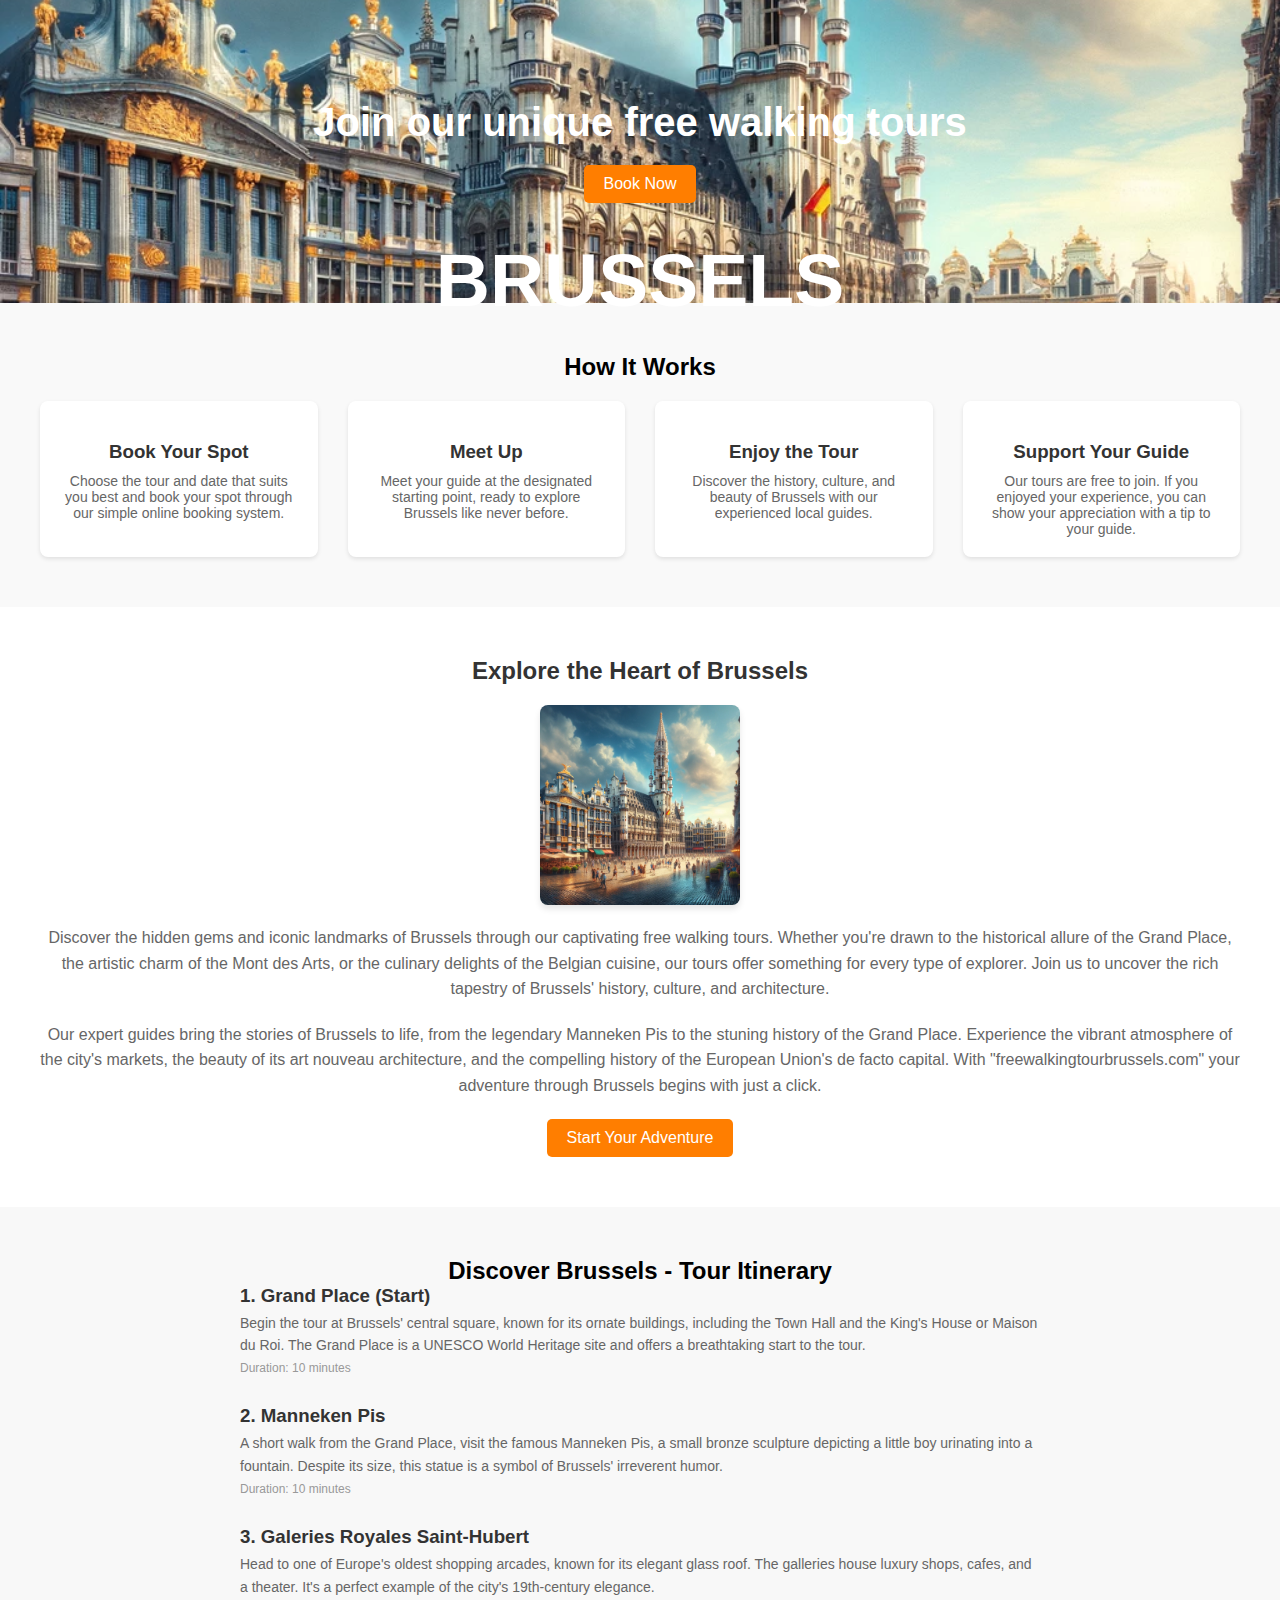
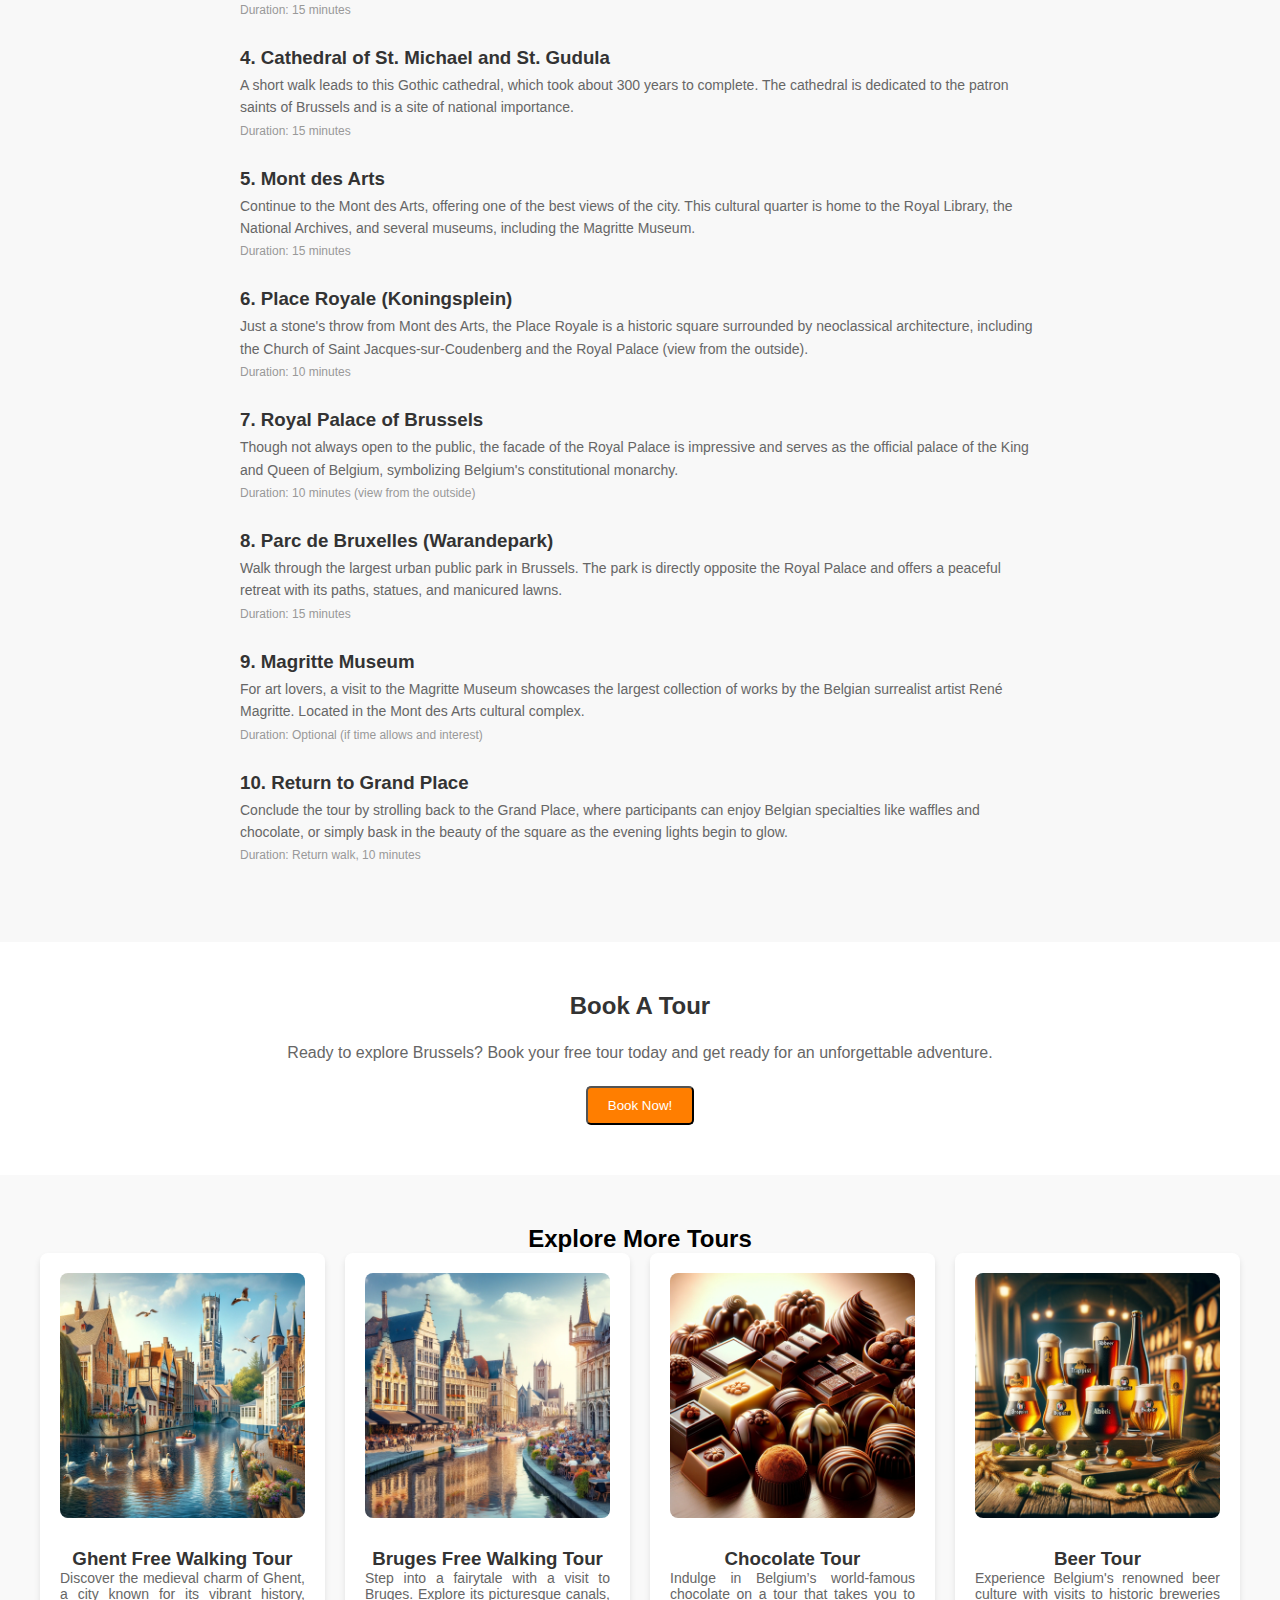
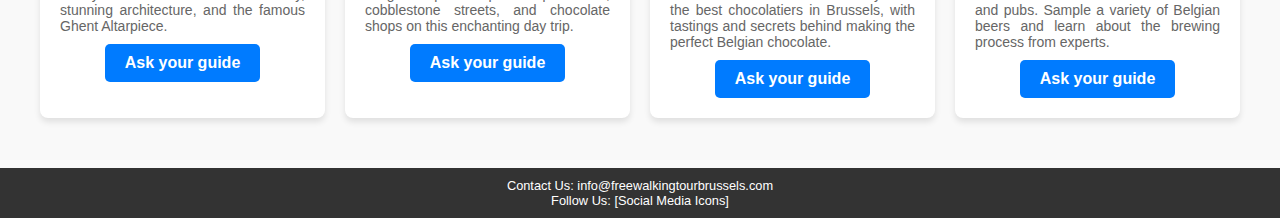
<file: index.html>
<!DOCTYPE html>
<html lang="en">
<head>
    <meta charset="UTF-8">
    <meta name="viewport" content="width=device-width, initial-scale=1.0">
  <!-- Primary Meta Tags -->
<title>Free Walking Tour Brussels | Discover the Heart of the City</title>
<meta name="description" content="Join our free walking tour in Brussels to explore the Grand Place, Manneken Pis, and more with local guides. Dive into the city's rich history and vibrant culture.">
<meta name="keywords" content="free walking tour Brussels, Brussels city tour, Grand Place, Manneken Pis, Brussels sightseeing, discover Brussels, Brussels history tour, Brussels culture tour">

<!-- Open Graph / Facebook -->
<meta property="og:title" content="Free Walking Tour Brussels | Discover the Heart of the City">
<meta property="og:description" content="Join our free walking tour in Brussels to explore the Grand Place, Manneken Pis, and more with local guides. Dive into the city's rich history and vibrant culture.">
<meta property="og:image" content="images/grand-place-background">
<meta property="og:url" content="https://www.freewalkingtourbrussels.com">
<meta property="og:type" content="website">

<!-- Twitter -->
<meta name="twitter:card" content="summary_large_image">
<meta name="twitter:title" content="Free Walking Tour Brussels | Discover the Heart of the City">
<meta name="twitter:description" content="Join our free walking tour in Brussels to explore the Grand Place, Manneken Pis, and more with local guides. Dive into the city's rich history and vibrant culture.">
<meta name="twitter:image" content="URL_to_an_image_showing_Brussels_or_the_tour">


<link rel="stylesheet" href="style.css">
<style>
    header {
    background-image: url('images/brussels-walking-tour.webp');
    background-size: cover;
    background-position: center;
    color: white;
    padding: 100px 0;
    position: relative;   
}
</style>
</head>
<body>
    <header>
        <div class="header-content">
            <h1>Join our unique free walking tours</h1>
            <!--<p>Discover Brussels Like Never Before</p>-->
            <a href="#book" class="cta">Book Now</a>
        </div>
        <div class="cityname"><b>BRUSSELS</b></div>
    </header>

    <!--
    <section id="about" class="info-section">
        <div class="container">
            <img src="images/Manneken-Pis.jpg" alt="Manneken Pis Brussels" class="info-img">
            <div>
                <h2>About The Tours</h2>
                <p>Our tours offer you a deep dive into the heart of Brussels, revealing stories, legends, and landmarks that define the city. Each tour is an opportunity to learn, explore, and make new friends.</p>
                <a href="#book" class="cta">Find Out More</a>
            </div>
        </div>
    </section>
-->
    
    <!--
    <section id="reviews">
        <div class="container">
            <h2>Why People Love us</h2>
            <div class="reviews-container">
                <div class="review-item">
                    <div class="rating">
                        <span class="star">&#9733;</span>
                        <span class="star">&#9733;</span>
                        <span class="star">&#9733;</span>
                        <span class="star">&#9733;</span>
                        <span class="star">&#9733;</span>
                    </div>
                    <p clas="review-title"><b>Best tour!!</b></p>
                    <p class="review-text">Edwins was amazing! Lovely person!! So many facts and really fun! Would recommend him to anyone worth the money best tour glad we booked it!</p>
                    <p class="reviewer-info">January 2023</p>
                </div>
                <div class="review-item">
                    <div class="rating">
                        <span class="star">&#9733;</span>
                        <span class="star">&#9733;</span>
                        <span class="star">&#9733;</span>
                        <span class="star">&#9733;</span>
                        <span class="star">&#9733;</span> 
                    </div>
                    <p clas="review-title"><b>Great experience</b></p>
                    <p class="review-text">Great tour! Edwin was a super nice, upbeat and informative guide. I highly recommend booking this experience.</p>
                    <p class="reviewer-info">December 2022</p>
                </div>
            </div>
    
        </div>

        <div class="">            
            <a href="#book" class="cta2" >Book Now</a>
        </div>
    
    </section>
    -->
    
    <section id="how-it-works">
        <div class="container">
            <h2>How It Works</h2>
            <div class="steps-container">
                <!--
                <div class="step">
                    <h3>Browse Tours</h3>
                    <p>Explore our selection of free walking tours in Brussels, each offering a unique perspective of the city.</p>
                </div>
                -->
                <div class="step">
                    <h3>Book Your Spot</h3>
                    <p>Choose the tour and date that suits you best and book your spot through our simple online booking system.</p>
                </div>
                <div class="step">
                    <h3>Meet Up</h3>
                    <p>Meet your guide at the designated starting point, ready to explore Brussels like never before.</p>
                </div>
                <div class="step">
                    <h3>Enjoy the Tour</h3>
                    <p>Discover the history, culture, and beauty of Brussels with our experienced local guides.</p>
                </div>
                <div class="step">
                    <h3>Support Your Guide</h3>
                    <p>Our tours are free to join. If you enjoyed your experience, you can show your appreciation with a tip to your guide.</p>
                </div>
            </div>
        </div>
    </section>

    
    <section id="explore-brussels" class="seo-section">
        <div class="container">
            <h2>Explore the Heart of Brussels</h2>
            <div class="tour-images">
                <img src="images/brussels-walking-tour.webp" alt="Grand Place free walking tour" class="tour-photo">
                <!--<img src="images/Manneken-Pis.jpg" alt="Manneken Pis fre walking tour" class="tour-photo">-->
            </div>
            <p>Discover the hidden gems and iconic landmarks of Brussels through our captivating free walking tours. Whether you're drawn to the historical allure of the Grand Place, the artistic charm of the Mont des Arts, or the culinary delights of the Belgian cuisine, our tours offer something for every type of explorer. Join us to uncover the rich tapestry of Brussels' history, culture, and architecture.</p>
            <p>Our expert guides bring the stories of Brussels to life, from the legendary Manneken Pis to the stuning history of the Grand Place. Experience the vibrant atmosphere of the city's markets, the beauty of its art nouveau architecture, and the compelling history of the European Union's de facto capital. With "freewalkingtourbrussels.com" your adventure through Brussels begins with just a click.</p>
           <a href="#book" class="cta">Start Your Adventure</a>
        </div>
    </section>
    
    <section id="tour-itinerary">
        <h2>Discover Brussels - Tour Itinerary</h2>
        <div class="itinerary-container">
            <!-- Each point of interest -->
            <div class="itinerary-item">
                <h3>1. Grand Place (Start)</h3>
                <p>Begin the tour at Brussels' central square, known for its ornate buildings, including the Town Hall and the King's House or Maison du Roi. The Grand Place is a UNESCO World Heritage site and offers a breathtaking start to the tour.</p>
                <span>Duration: 10 minutes</span>
            </div>
    
            <div class="itinerary-item">
                <h3>2. Manneken Pis</h3>
                <p>A short walk from the Grand Place, visit the famous Manneken Pis, a small bronze sculpture depicting a little boy urinating into a fountain. Despite its size, this statue is a symbol of Brussels' irreverent humor.</p>
                <span>Duration: 10 minutes</span>
            </div>
    
            <div class="itinerary-item">
                <h3>3. Galeries Royales Saint-Hubert</h3>
                <p>Head to one of Europe's oldest shopping arcades, known for its elegant glass roof. The galleries house luxury shops, cafes, and a theater. It's a perfect example of the city's 19th-century elegance.</p>
                <span>Duration: 15 minutes</span>
            </div>
    
            <div class="itinerary-item">
                <h3>4. Cathedral of St. Michael and St. Gudula</h3>
                <p>A short walk leads to this Gothic cathedral, which took about 300 years to complete. The cathedral is dedicated to the patron saints of Brussels and is a site of national importance.</p>
                <span>Duration: 15 minutes</span>
            </div>
<div class="itinerary-item">
    <h3>5. Mont des Arts</h3>
    <p>Continue to the Mont des Arts, offering one of the best views of the city. This cultural quarter is home to the Royal Library, the National Archives, and several museums, including the Magritte Museum.</p>
    <span>Duration: 15 minutes</span>
</div>
<div class="itinerary-item">
    <h3>6. Place Royale (Koningsplein)</h3>
    <p>Just a stone's throw from Mont des Arts, the Place Royale is a historic square surrounded by neoclassical architecture, including the Church of Saint Jacques-sur-Coudenberg and the Royal Palace (view from the outside).</p>
    <span>Duration: 10 minutes</span>
</div>
<div class="itinerary-item">
    <h3>7. Royal Palace of Brussels</h3>
    <p>Though not always open to the public, the facade of the Royal Palace is impressive and serves as the official palace of the King and Queen of Belgium, symbolizing Belgium's constitutional monarchy.</p>
    <span>Duration: 10 minutes (view from the outside)</span>
</div>
<div class="itinerary-item">
    <h3>8. Parc de Bruxelles (Warandepark)</h3>
    <p>Walk through the largest urban public park in Brussels. The park is directly opposite the Royal Palace and offers a peaceful retreat with its paths, statues, and manicured lawns.</p>
    <span>Duration: 15 minutes</span>
</div>
<div class="itinerary-item">
    <h3>9. Magritte Museum</h3>
    <p>For art lovers, a visit to the Magritte Museum showcases the largest collection of works by the Belgian surrealist artist René Magritte. Located in the Mont des Arts cultural complex. </p>
    <span>Duration: Optional (if time allows and interest)</span>
</div>
<div class="itinerary-item">
    <h3>10. Return to Grand Place</h3>
    <p>Conclude the tour by strolling back to the Grand Place, where participants can enjoy Belgian specialties like waffles and chocolate, or simply bask in the beauty of the square as the evening lights begin to glow.</p>
    <span>Duration: Return walk, 10 minutes</span>
</div>
            <!-- Repeat for each point of interest -->
        </div>
    </section>
    
    <section id="book" class="book-section">
        <div class="container"> 
            <h2>Book A Tour</h2>
            <div class="book-a-tour-container">
                <p>Ready to explore Brussels? Book your free tour today and get ready for an unforgettable adventure.</p>
                <!-- Booking form or link -->
                <div class="">
                    <!-- Contenido Noscript para SEO adicional -->
                    <noscript><a href="https://www.eventbrite.com/e/test-tickets-897910282827" rel="noopener noreferrer" target="_blank" >Comprar entradas en Eventbrite</a></noscript>
                    <!-- Puedes personalizar este botón como quieras -->
                    <button id="eventbrite-widget-modal-trigger-897910282827" type="button" class="cta">Book Now!</button>

                    <script src="https://www.eventbrite.es/static/widgets/eb_widgets.js"></script>

                    <script type="text/javascript">
                        var exampleCallback = function() {
                            console.log('Pedido completo');
                        };

                        window.EBWidgets.createWidget({
                            widgetType: 'checkout',
                            eventId: '897910282827',
                            modal: true,
                            modalTriggerElementId: 'eventbrite-widget-modal-trigger-897910282827',
                            onOrderComplete: exampleCallback
                        });
                    </script>
                </div>
            </div>
        </div>
    </section>


    <section id="other-tours">
        <div class="container">
            <h2>Explore More Tours</h2>
            <div class="tour-items">
                <div class="tour-item">
                    <img src="images/ghent-walking-tour.webp" alt="Ghent Free Walking Tour">
                    <h3>Ghent Free Walking Tour</h3>
                    <p>Discover the medieval charm of Ghent, a city known for its vibrant history, stunning architecture, and the famous Ghent Altarpiece.</p>
                    <a href="" class="read-more-btn">Ask your guide</a>
                </div>
                <div class="tour-item">
                    <img src="images/bruges-walking-tour.webp" alt="Bruges Free Walking Tour">
                    <h3>Bruges Free Walking Tour</h3>
                    <p>Step into a fairytale with a visit to Bruges. Explore its picturesque canals, cobblestone streets, and chocolate shops on this enchanting day trip.</p>
                    <a href="" class="read-more-btn">Ask your guide</a>
                </div>
                
                <div class="tour-item">
                    <img src="images/chocolate-tour.webp" alt="Chocolate Tour">
                    <h3>Chocolate Tour</h3>
                    <p>Indulge in Belgium’s world-famous chocolate on a tour that takes you to the best chocolatiers in Brussels, with tastings and secrets behind making the perfect Belgian chocolate.</p>
                    <a href="" class="read-more-btn">Ask your guide</a>
                </div>
                <div class="tour-item">
                    <img src="images/beer-tour.webp" alt="Beer Tour">
                    <h3>Beer Tour</h3>
                    <p>Experience Belgium's renowned beer culture with visits to historic breweries and pubs. Sample a variety of Belgian beers and learn about the brewing process from experts.</p>
                    <a href="" class="read-more-btn">Ask your guide</a>
                </div>
            </div>
        </div>
    </section>
    
    
    <footer>
        <p>Contact Us: info@freewalkingtourbrussels.com</p>
        <p>Follow Us: [Social Media Icons]</p>
    </footer>
</body>
</html>
</file>
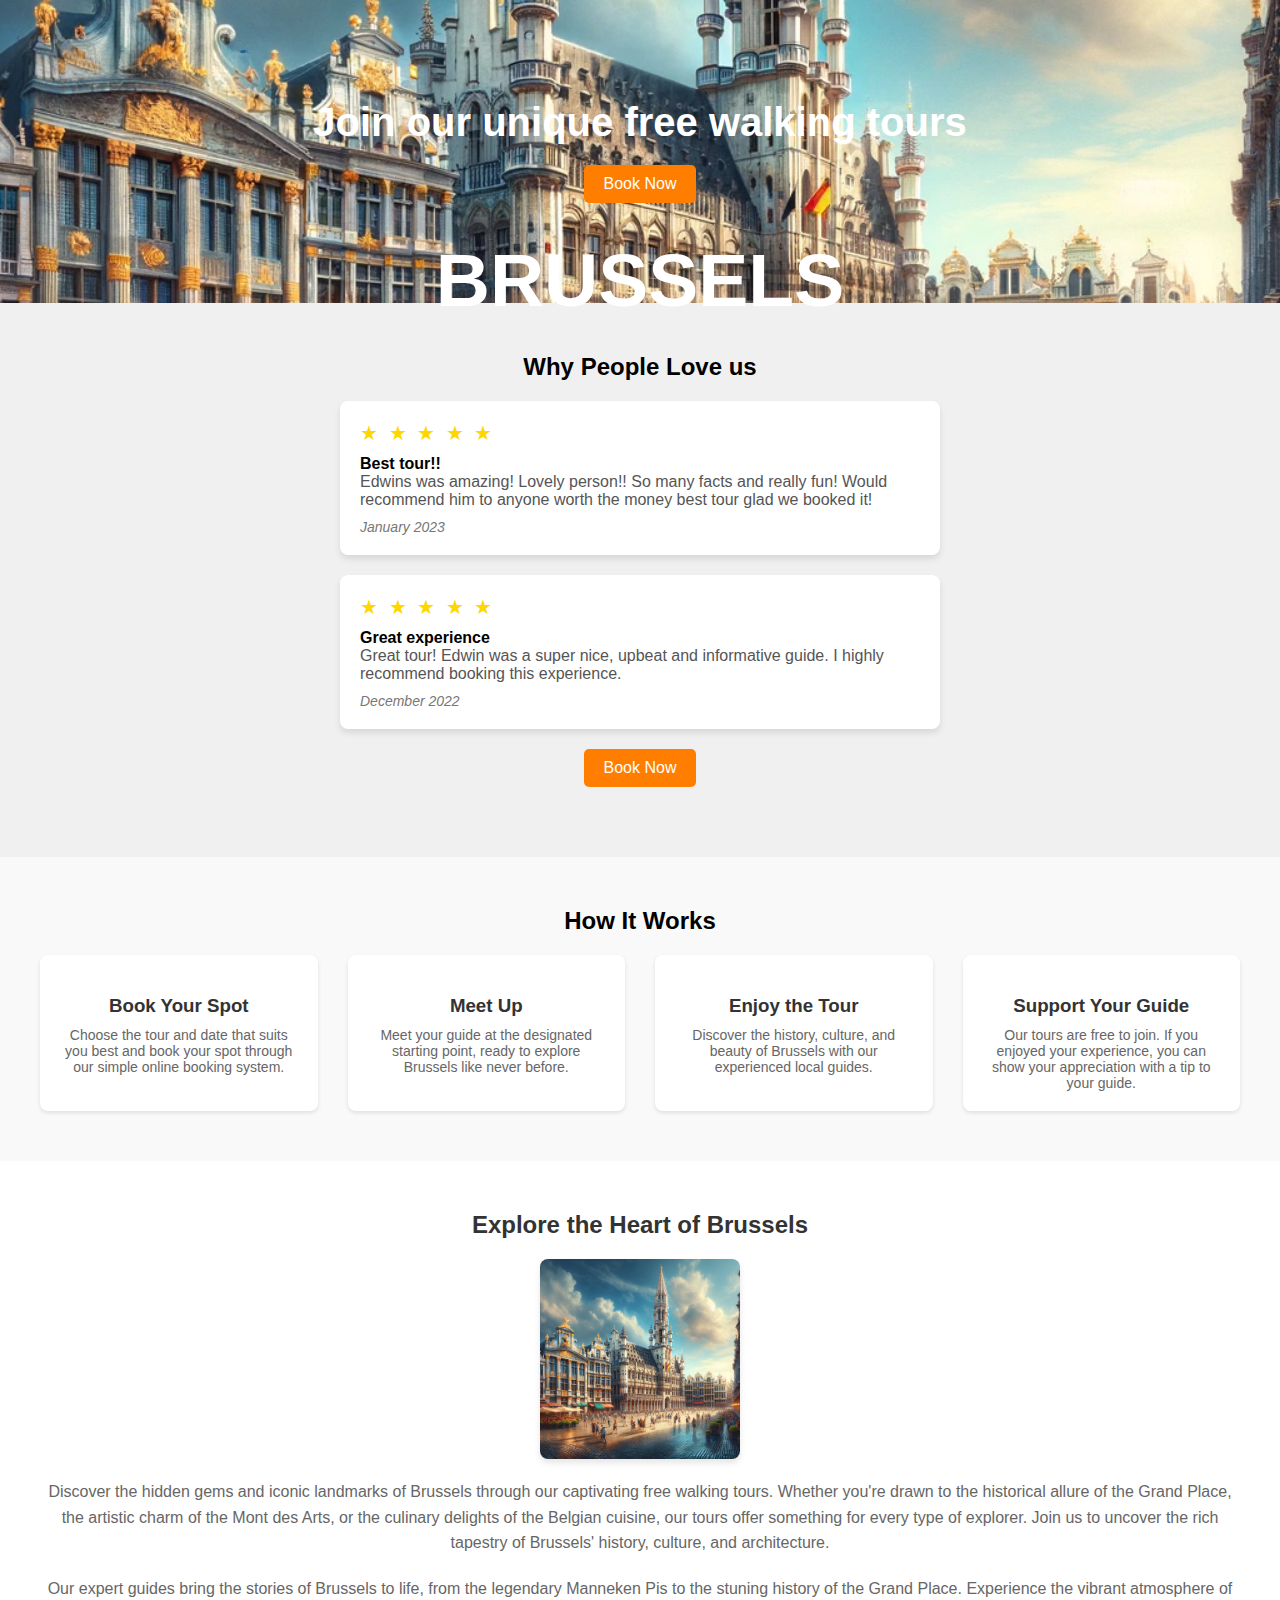
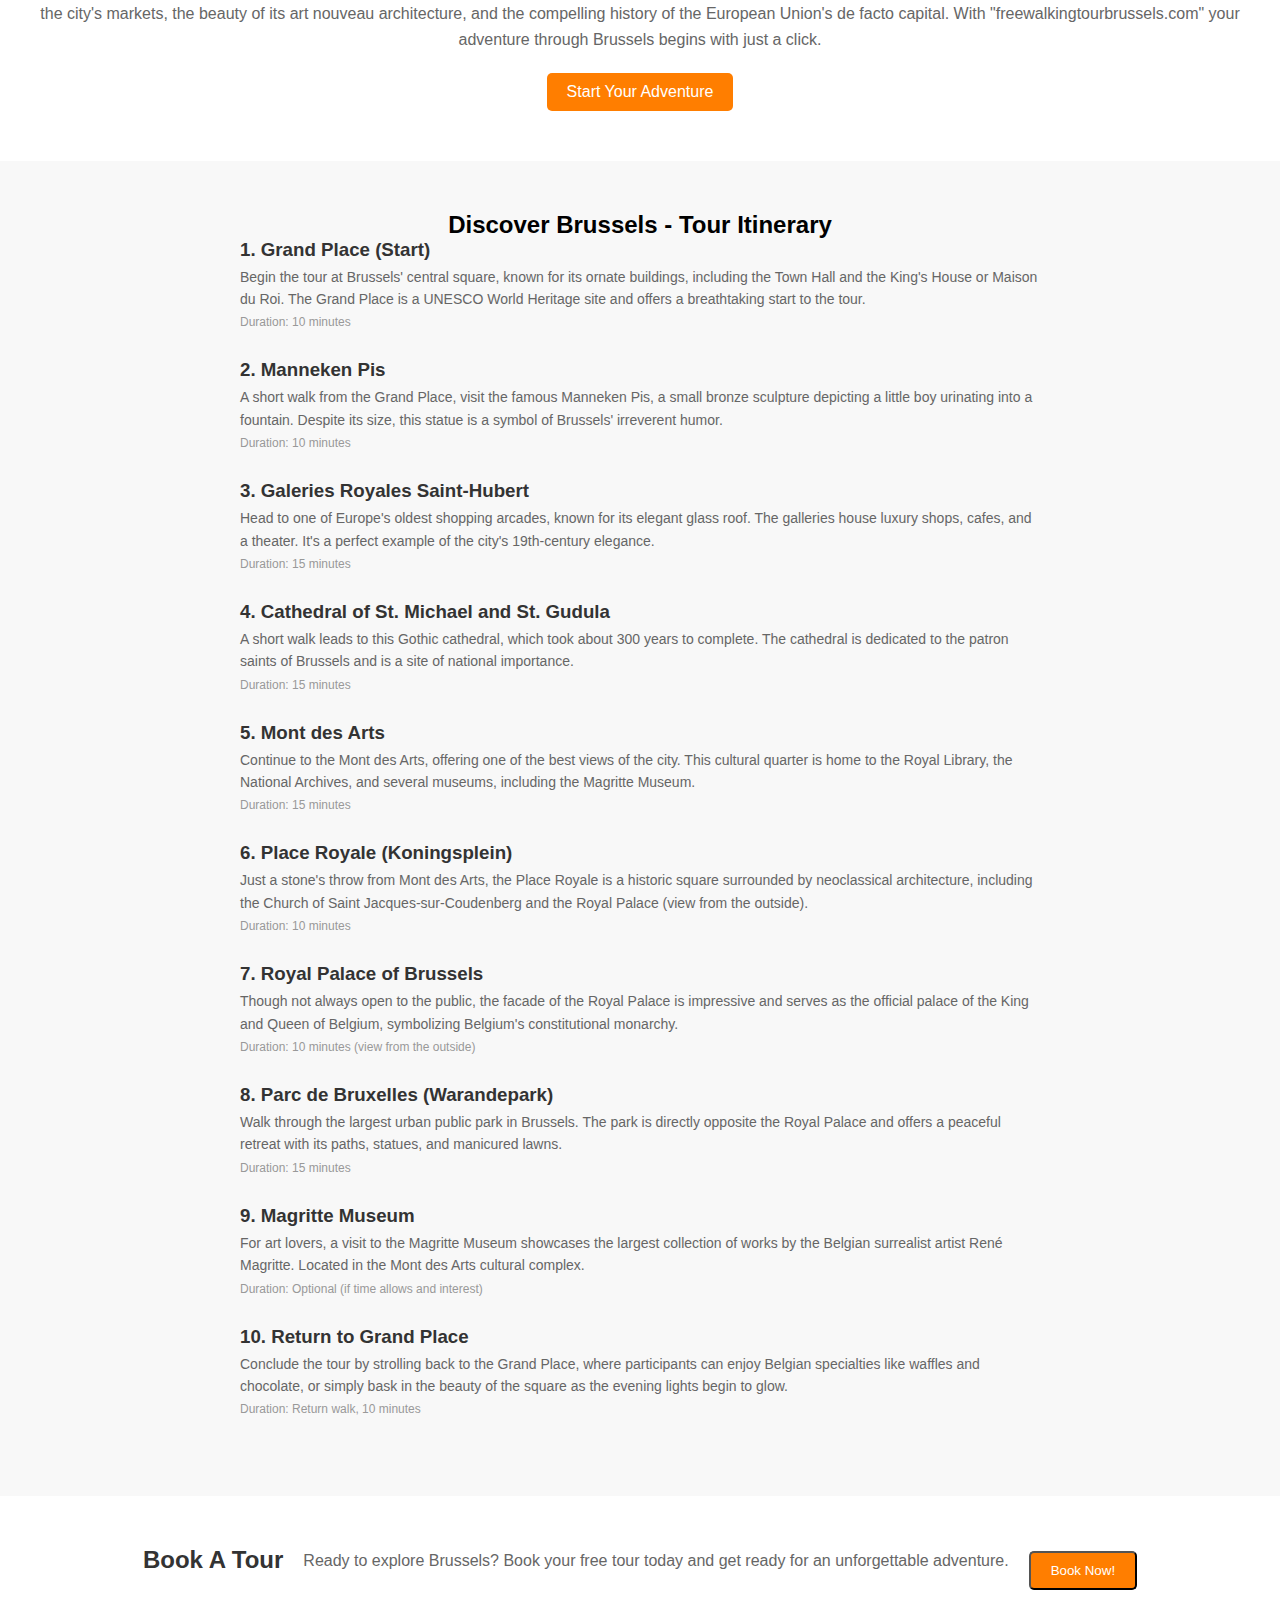
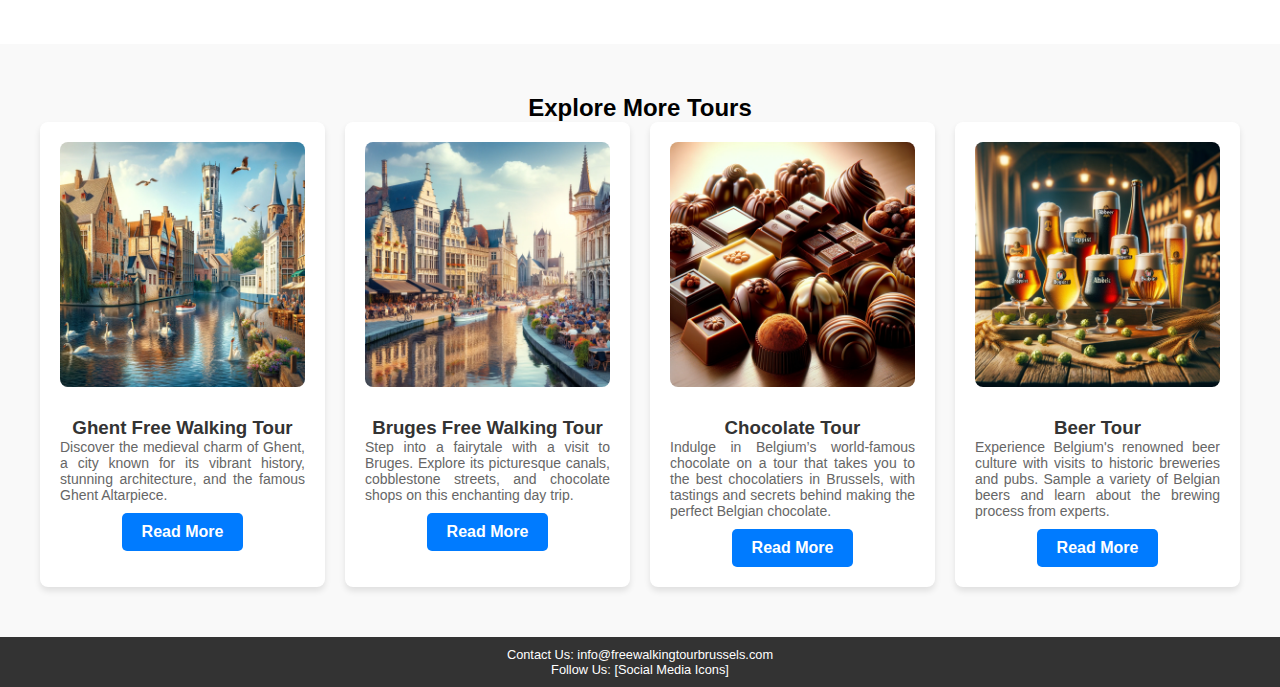
<file: free-walking-tour-brussels.html>
<!DOCTYPE html>
<html lang="en">
<head>
    <meta charset="UTF-8">
    <meta name="viewport" content="width=device-width, initial-scale=1.0">
  <!-- Primary Meta Tags -->
<title>Free Walking Tour Brussels | Discover the Heart of the City</title>
<meta name="description" content="Join our free walking tour in Brussels to explore the Grand Place, Manneken Pis, and more with local guides. Dive into the city's rich history and vibrant culture.">
<meta name="keywords" content="free walking tour Brussels, Brussels city tour, Grand Place, Manneken Pis, Brussels sightseeing, discover Brussels, Brussels history tour, Brussels culture tour">

<!-- Open Graph / Facebook -->
<meta property="og:title" content="Free Walking Tour Brussels | Discover the Heart of the City">
<meta property="og:description" content="Join our free walking tour in Brussels to explore the Grand Place, Manneken Pis, and more with local guides. Dive into the city's rich history and vibrant culture.">
<meta property="og:image" content="images/grand-place-background">
<meta property="og:url" content="https://www.freewalkingtourbrussels.com">
<meta property="og:type" content="website">

<!-- Twitter -->
<meta name="twitter:card" content="summary_large_image">
<meta name="twitter:title" content="Free Walking Tour Brussels | Discover the Heart of the City">
<meta name="twitter:description" content="Join our free walking tour in Brussels to explore the Grand Place, Manneken Pis, and more with local guides. Dive into the city's rich history and vibrant culture.">
<meta name="twitter:image" content="URL_to_an_image_showing_Brussels_or_the_tour">


<link rel="stylesheet" href="style.css">
<style>
    header {
    background-image: url('images/brussels-walking-tour.webp');
    background-size: cover;
    background-position: center;
    color: white;
    padding: 100px 0;
    position: relative;   
}
</style>
</head>
<body>
    <header>
        <div class="header-content">
            <h1>Join our unique free walking tours</h1>
            <!--<p>Discover Brussels Like Never Before</p>-->
            <a href="#book" class="cta">Book Now</a>
        </div>
        <div class="cityname"><b>BRUSSELS</b></div>
    </header>

    <!--
    <section id="about" class="info-section">
        <div class="container">
            <img src="images/Manneken-Pis.jpg" alt="Manneken Pis Brussels" class="info-img">
            <div>
                <h2>About The Tours</h2>
                <p>Our tours offer you a deep dive into the heart of Brussels, revealing stories, legends, and landmarks that define the city. Each tour is an opportunity to learn, explore, and make new friends.</p>
                <a href="#book" class="cta">Find Out More</a>
            </div>
        </div>
    </section>
-->

    <section id="reviews">
        <div class="container">
            <h2>Why People Love us</h2>
            <div class="reviews-container">
                <div class="review-item">
                    <div class="rating">
                        <span class="star">&#9733;</span>
                        <span class="star">&#9733;</span>
                        <span class="star">&#9733;</span>
                        <span class="star">&#9733;</span>
                        <span class="star">&#9733;</span>
                    </div>
                    <p clas="review-title"><b>Best tour!!</b></p>
                    <p class="review-text">Edwins was amazing! Lovely person!! So many facts and really fun! Would recommend him to anyone worth the money best tour glad we booked it!</p>
                    <p class="reviewer-info">January 2023</p>
                </div>
                <div class="review-item">
                    <div class="rating">
                        <span class="star">&#9733;</span>
                        <span class="star">&#9733;</span>
                        <span class="star">&#9733;</span>
                        <span class="star">&#9733;</span>
                        <span class="star">&#9733;</span> <!-- Half star for demonstration -->
                    </div>
                    <p clas="review-title"><b>Great experience</b></p>
                    <p class="review-text">Great tour! Edwin was a super nice, upbeat and informative guide. I highly recommend booking this experience.</p>
                    <p class="reviewer-info">December 2022</p>
                </div>
                <!-- Add more review items here -->
            </div>
    
        </div>

        <div class="">            
            <a href="#book" class="cta2" >Book Now</a>
        </div>
    
    </section>
    
    
    <section id="how-it-works">
        <div class="container">
            <h2>How It Works</h2>
            <div class="steps-container">
                <!--
                <div class="step">
                    <h3>Browse Tours</h3>
                    <p>Explore our selection of free walking tours in Brussels, each offering a unique perspective of the city.</p>
                </div>
                -->
                <div class="step">
                    <h3>Book Your Spot</h3>
                    <p>Choose the tour and date that suits you best and book your spot through our simple online booking system.</p>
                </div>
                <div class="step">
                    <h3>Meet Up</h3>
                    <p>Meet your guide at the designated starting point, ready to explore Brussels like never before.</p>
                </div>
                <div class="step">
                    <h3>Enjoy the Tour</h3>
                    <p>Discover the history, culture, and beauty of Brussels with our experienced local guides.</p>
                </div>
                <div class="step">
                    <h3>Support Your Guide</h3>
                    <p>Our tours are free to join. If you enjoyed your experience, you can show your appreciation with a tip to your guide.</p>
                </div>
            </div>
        </div>
    </section>

    
    <section id="explore-brussels" class="seo-section">
        <div class="container">
            <h2>Explore the Heart of Brussels</h2>
            <div class="tour-images">
                <img src="images/brussels-walking-tour.webp" alt="Grand Place free walking tour" class="tour-photo">
                <!--<img src="images/Manneken-Pis.jpg" alt="Manneken Pis fre walking tour" class="tour-photo">-->
            </div>
            <p>Discover the hidden gems and iconic landmarks of Brussels through our captivating free walking tours. Whether you're drawn to the historical allure of the Grand Place, the artistic charm of the Mont des Arts, or the culinary delights of the Belgian cuisine, our tours offer something for every type of explorer. Join us to uncover the rich tapestry of Brussels' history, culture, and architecture.</p>
            <p>Our expert guides bring the stories of Brussels to life, from the legendary Manneken Pis to the stuning history of the Grand Place. Experience the vibrant atmosphere of the city's markets, the beauty of its art nouveau architecture, and the compelling history of the European Union's de facto capital. With "freewalkingtourbrussels.com" your adventure through Brussels begins with just a click.</p>
           <a href="#book" class="cta">Start Your Adventure</a>
        </div>
    </section>
    
    <section id="tour-itinerary">
        <h2>Discover Brussels - Tour Itinerary</h2>
        <div class="itinerary-container">
            <!-- Each point of interest -->
            <div class="itinerary-item">
                <h3>1. Grand Place (Start)</h3>
                <p>Begin the tour at Brussels' central square, known for its ornate buildings, including the Town Hall and the King's House or Maison du Roi. The Grand Place is a UNESCO World Heritage site and offers a breathtaking start to the tour.</p>
                <span>Duration: 10 minutes</span>
            </div>
    
            <div class="itinerary-item">
                <h3>2. Manneken Pis</h3>
                <p>A short walk from the Grand Place, visit the famous Manneken Pis, a small bronze sculpture depicting a little boy urinating into a fountain. Despite its size, this statue is a symbol of Brussels' irreverent humor.</p>
                <span>Duration: 10 minutes</span>
            </div>
    
            <div class="itinerary-item">
                <h3>3. Galeries Royales Saint-Hubert</h3>
                <p>Head to one of Europe's oldest shopping arcades, known for its elegant glass roof. The galleries house luxury shops, cafes, and a theater. It's a perfect example of the city's 19th-century elegance.</p>
                <span>Duration: 15 minutes</span>
            </div>
    
            <div class="itinerary-item">
                <h3>4. Cathedral of St. Michael and St. Gudula</h3>
                <p>A short walk leads to this Gothic cathedral, which took about 300 years to complete. The cathedral is dedicated to the patron saints of Brussels and is a site of national importance.</p>
                <span>Duration: 15 minutes</span>
            </div>
<div class="itinerary-item">
    <h3>5. Mont des Arts</h3>
    <p>Continue to the Mont des Arts, offering one of the best views of the city. This cultural quarter is home to the Royal Library, the National Archives, and several museums, including the Magritte Museum.</p>
    <span>Duration: 15 minutes</span>
</div>
<div class="itinerary-item">
    <h3>6. Place Royale (Koningsplein)</h3>
    <p>Just a stone's throw from Mont des Arts, the Place Royale is a historic square surrounded by neoclassical architecture, including the Church of Saint Jacques-sur-Coudenberg and the Royal Palace (view from the outside).</p>
    <span>Duration: 10 minutes</span>
</div>
<div class="itinerary-item">
    <h3>7. Royal Palace of Brussels</h3>
    <p>Though not always open to the public, the facade of the Royal Palace is impressive and serves as the official palace of the King and Queen of Belgium, symbolizing Belgium's constitutional monarchy.</p>
    <span>Duration: 10 minutes (view from the outside)</span>
</div>
<div class="itinerary-item">
    <h3>8. Parc de Bruxelles (Warandepark)</h3>
    <p>Walk through the largest urban public park in Brussels. The park is directly opposite the Royal Palace and offers a peaceful retreat with its paths, statues, and manicured lawns.</p>
    <span>Duration: 15 minutes</span>
</div>
<div class="itinerary-item">
    <h3>9. Magritte Museum</h3>
    <p>For art lovers, a visit to the Magritte Museum showcases the largest collection of works by the Belgian surrealist artist René Magritte. Located in the Mont des Arts cultural complex. </p>
    <span>Duration: Optional (if time allows and interest)</span>
</div>
<div class="itinerary-item">
    <h3>10. Return to Grand Place</h3>
    <p>Conclude the tour by strolling back to the Grand Place, where participants can enjoy Belgian specialties like waffles and chocolate, or simply bask in the beauty of the square as the evening lights begin to glow.</p>
    <span>Duration: Return walk, 10 minutes</span>
</div>
            <!-- Repeat for each point of interest -->
        </div>
    </section>
    
    <section id="book" class="book-section">
        <h2>Book A Tour</h2>
        <p>Ready to explore Brussels? Book your free tour today and get ready for an unforgettable adventure.</p>
        <!-- Booking form or link -->
        <div class="">
            <!-- Contenido Noscript para SEO adicional -->
            <noscript><a href="https://www.eventbrite.com/e/test-tickets-897910282827" rel="noopener noreferrer" target="_blank" >Comprar entradas en Eventbrite</a></noscript>
            <!-- Puedes personalizar este botón como quieras -->
            <button id="eventbrite-widget-modal-trigger-897910282827" type="button" class="cta">Book Now!</button>

            <script src="https://www.eventbrite.es/static/widgets/eb_widgets.js"></script>

            <script type="text/javascript">
                var exampleCallback = function() {
                    console.log('Pedido completo');
                };

                window.EBWidgets.createWidget({
                    widgetType: 'checkout',
                    eventId: '897910282827',
                    modal: true,
                    modalTriggerElementId: 'eventbrite-widget-modal-trigger-897910282827',
                    onOrderComplete: exampleCallback
                });
            </script>
        </div>

    </section>


    <section id="other-tours">
        <div class="container">
            <h2>Explore More Tours</h2>
            <div class="tour-items">
                <div class="tour-item">
                    <img src="images/ghent-walking-tour.webp" alt="Ghent Free Walking Tour">
                    <h3>Ghent Free Walking Tour</h3>
                    <p>Discover the medieval charm of Ghent, a city known for its vibrant history, stunning architecture, and the famous Ghent Altarpiece.</p>
                    <a href="ghent-tour-details.html" class="read-more-btn">Read More</a>
                </div>
                <div class="tour-item">
                    <img src="images/bruges-walking-tour.webp" alt="Bruges Free Walking Tour">
                    <h3>Bruges Free Walking Tour</h3>
                    <p>Step into a fairytale with a visit to Bruges. Explore its picturesque canals, cobblestone streets, and chocolate shops on this enchanting day trip.</p>
                    <a href="ghent-tour-details.html" class="read-more-btn">Read More</a>
                </div>
                <div class="tour-item">
                    <img src="images/chocolate-tour.webp" alt="Chocolate Tour">
                    <h3>Chocolate Tour</h3>
                    <p>Indulge in Belgium’s world-famous chocolate on a tour that takes you to the best chocolatiers in Brussels, with tastings and secrets behind making the perfect Belgian chocolate.</p>
                    <a href="ghent-tour-details.html" class="read-more-btn">Read More</a>
                </div>
                <div class="tour-item">
                    <img src="images/beer-tour.webp" alt="Beer Tour">
                    <h3>Beer Tour</h3>
                    <p>Experience Belgium's renowned beer culture with visits to historic breweries and pubs. Sample a variety of Belgian beers and learn about the brewing process from experts.</p>
                    <a href="ghent-tour-details.html" class="read-more-btn">Read More</a>
                </div>
            </div>
        </div>
    </section>
    
    
    <footer>
        <p>Contact Us: info@freewalkingtourbrussels.com</p>
        <p>Follow Us: [Social Media Icons]</p>
    </footer>
</body>
</html>
</file>
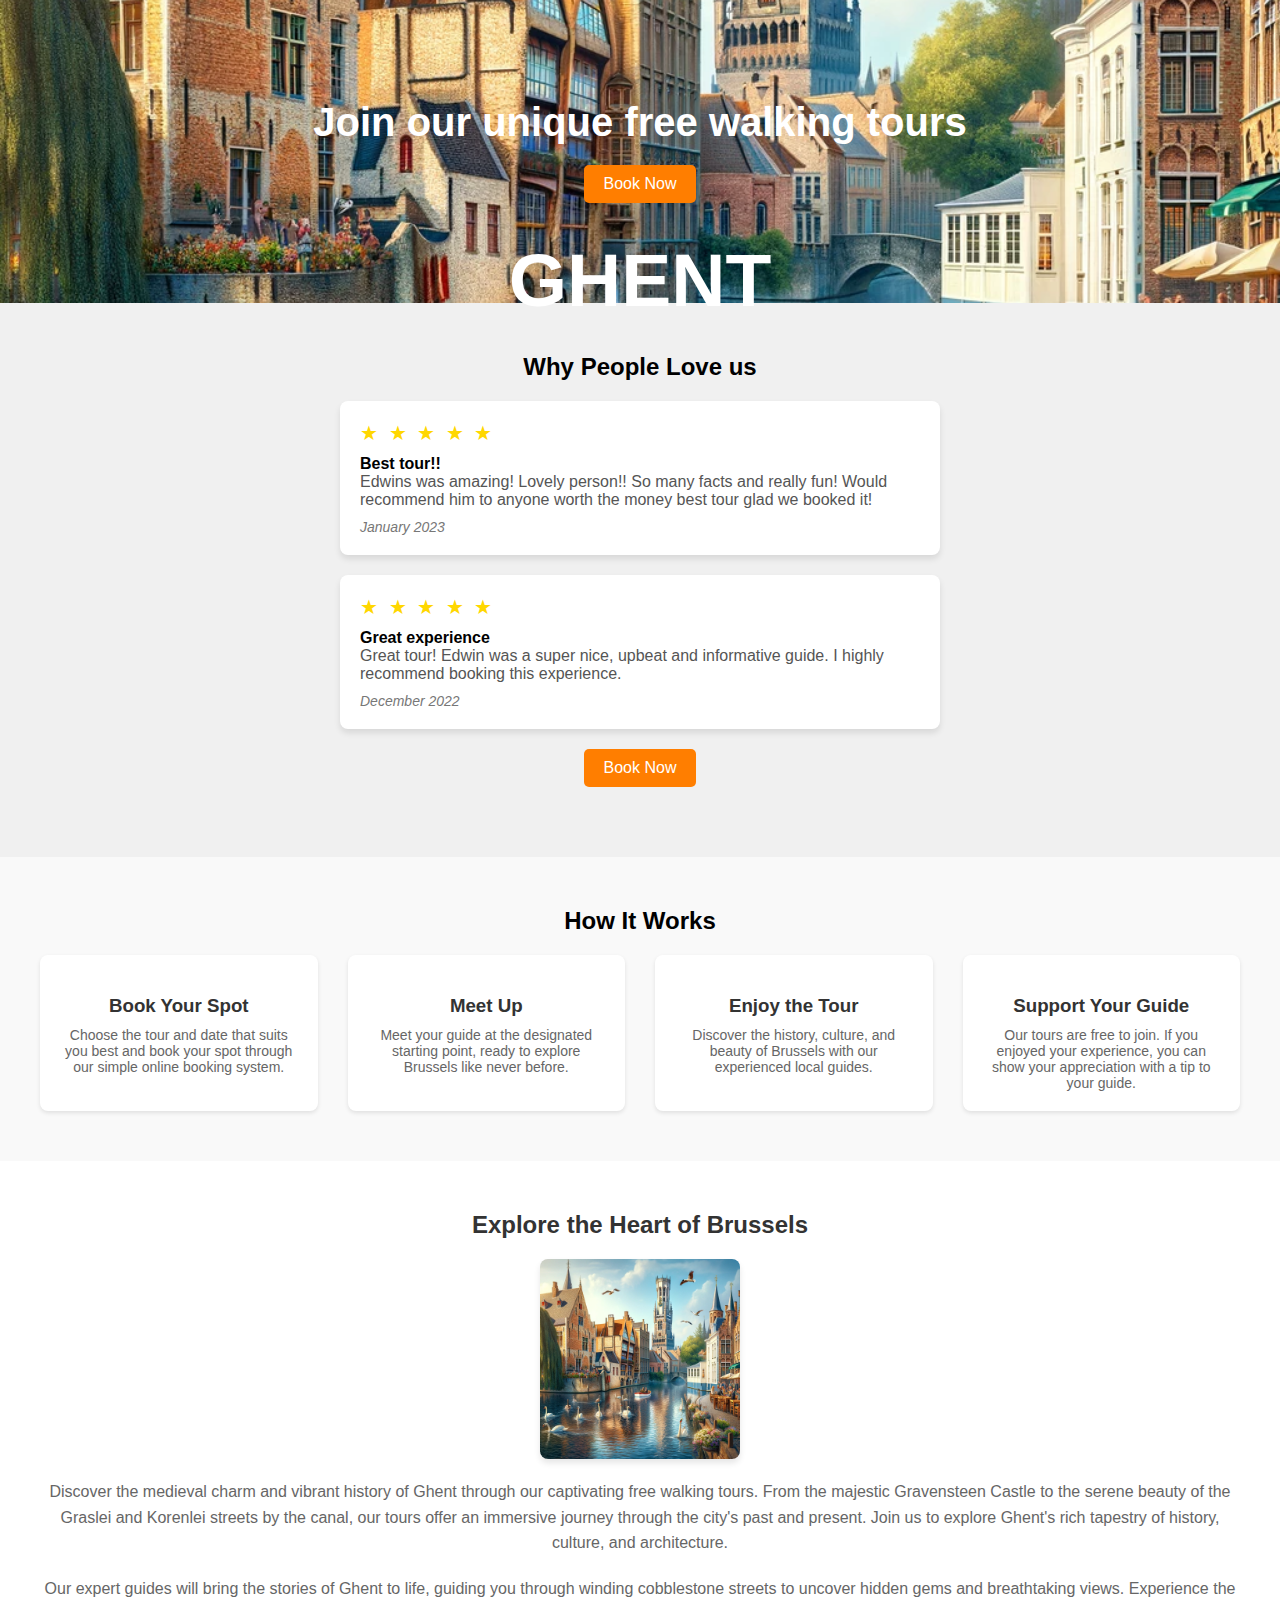
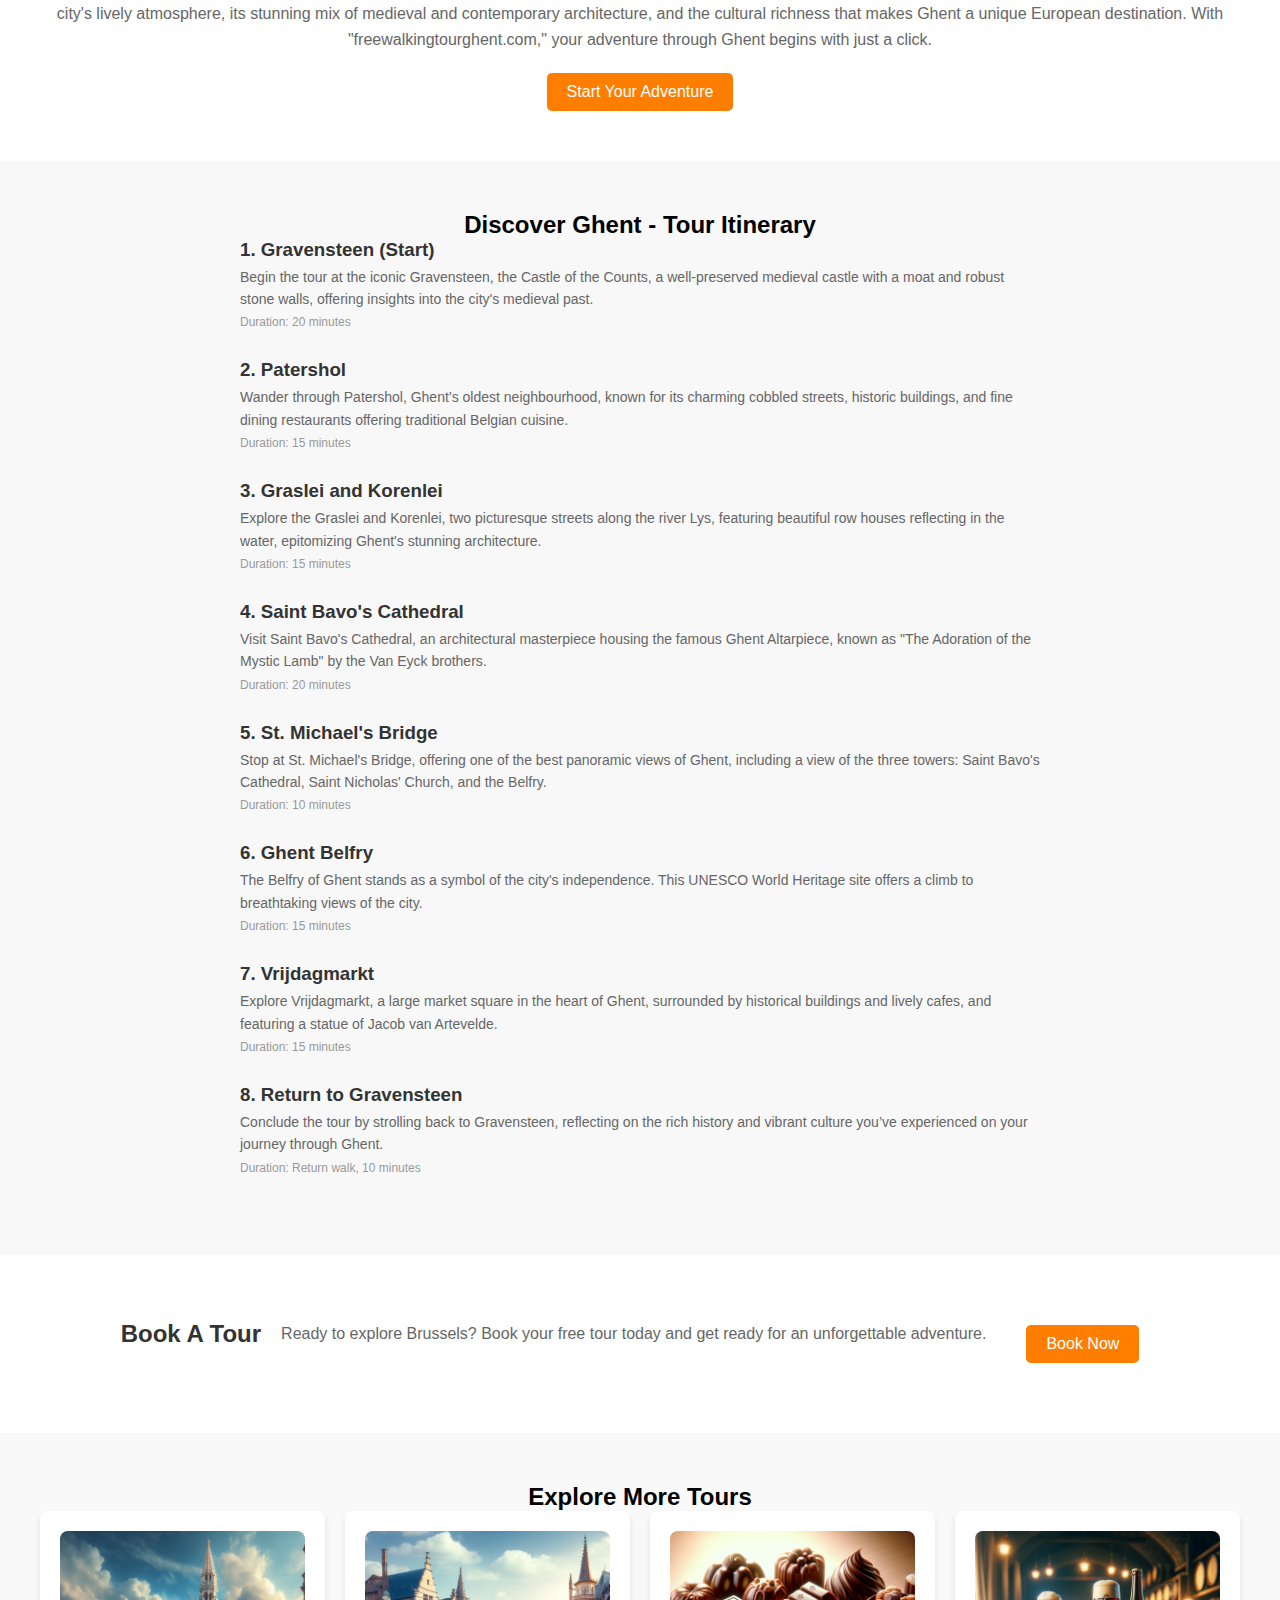
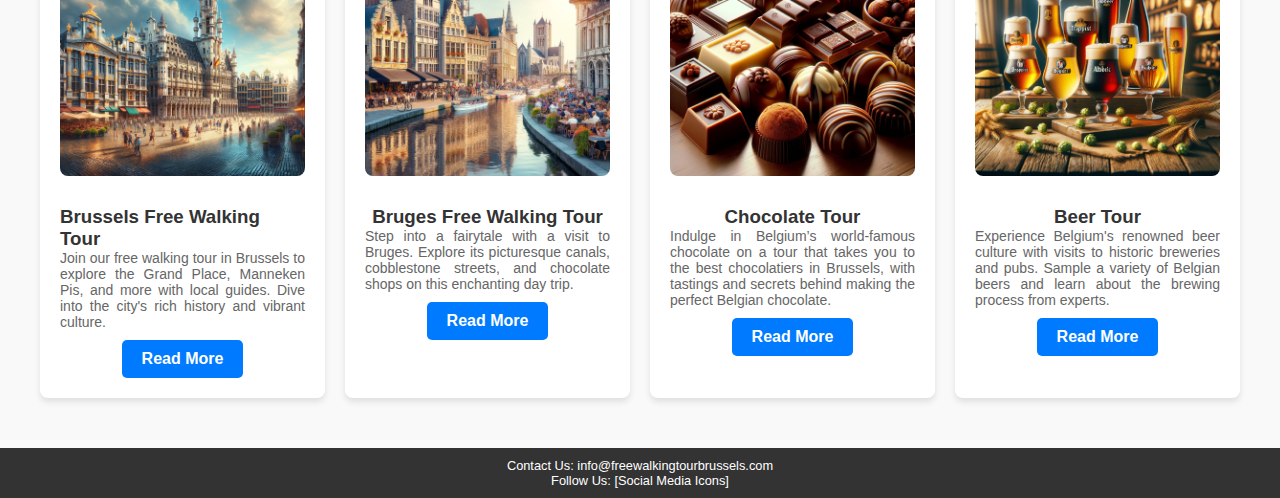
<file: free-walking-tour-ghent.html>
<!DOCTYPE html>
<html lang="en">
<head>
    <meta charset="UTF-8">
    <meta name="viewport" content="width=device-width, initial-scale=1.0">
    <!-- Primary Meta Tags -->
    <title>Free Walking Tour Ghent | Discover Medieval Charm</title>
    <meta name="description" content="Join our free walking tour in Ghent to explore the Gravensteen, Saint Bavo's Cathedral, and more with local guides. Dive into the city's rich medieval history and vibrant culture.">
    <meta name="keywords" content="free walking tour Ghent, Ghent city tour, Gravensteen, Saint Bavo's Cathedral, Ghent sightseeing, discover Ghent, Ghent history tour, Ghent culture tour">

    <!-- Open Graph / Facebook -->
    <meta property="og:title" content="Free Walking Tour Ghent | Discover Medieval Charm">
    <meta property="og:description" content="Join our free walking tour in Ghent to explore the Gravensteen, Saint Bavo's Cathedral, and more with local guides. Dive into the city's rich medieval history and vibrant culture.">
    <meta property="og:image" content="images/ghent-walking-tour">
    <meta property="og:url" content="https://www.freewalkingtourbrussels.com">
    <meta property="og:type" content="website">

    <!-- Twitter -->
    <meta name="twitter:card" content="summary_large_image">
    <meta name="twitter:title" content="Free Walking Tour Ghent | Discover Medieval Charm">
    <meta name="twitter:description" content="Join our free walking tour in Ghent to explore the Gravensteen, Saint Bavo's Cathedral, and more with local guides. Dive into the city's rich medieval history and vibrant culture.">
    <meta name="twitter:image" content="URL_to_an_image_showing_Ghent_or_the_tour">

<link rel="stylesheet" href="style.css">
<style>
    header {
    background-image: url('images/ghent-walking-tour.webp');
    background-size: cover;
    background-position: center;
    color: white;
    padding: 100px 0;
    position: relative;   
}
</style>

</head>
<body>
    <header>
        <div class="header-content">
            <h1>Join our unique free walking tours</h1>
            <!--<p>Discover Brussels Like Never Before</p>-->
            <a href="#book" class="cta">Book Now</a>
        </div>
        <div class="cityname"><b>GHENT</b></div>
    </header>

    <!--
    <section id="about" class="info-section">
        <div class="container">
            <img src="images/Manneken-Pis.jpg" alt="Manneken Pis Brussels" class="info-img">
            <div>
                <h2>About The Tours</h2>
                <p>Our tours offer you a deep dive into the heart of Brussels, revealing stories, legends, and landmarks that define the city. Each tour is an opportunity to learn, explore, and make new friends.</p>
                <a href="#book" class="cta">Find Out More</a>
            </div>
        </div>
    </section>
-->

    <section id="reviews">
        <div class="container">
            <h2>Why People Love us</h2>
            <div class="reviews-container">
                <div class="review-item">
                    <div class="rating">
                        <span class="star">&#9733;</span>
                        <span class="star">&#9733;</span>
                        <span class="star">&#9733;</span>
                        <span class="star">&#9733;</span>
                        <span class="star">&#9733;</span>
                    </div>
                    <p clas="review-title"><b>Best tour!!</b></p>
                    <p class="review-text">Edwins was amazing! Lovely person!! So many facts and really fun! Would recommend him to anyone worth the money best tour glad we booked it!</p>
                    <p class="reviewer-info">January 2023</p>
                </div>
                <div class="review-item">
                    <div class="rating">
                        <span class="star">&#9733;</span>
                        <span class="star">&#9733;</span>
                        <span class="star">&#9733;</span>
                        <span class="star">&#9733;</span>
                        <span class="star">&#9733;</span> <!-- Half star for demonstration -->
                    </div>
                    <p clas="review-title"><b>Great experience</b></p>
                    <p class="review-text">Great tour! Edwin was a super nice, upbeat and informative guide. I highly recommend booking this experience.</p>
                    <p class="reviewer-info">December 2022</p>
                </div>
                <!-- Add more review items here -->
            </div>
    
        </div>

        <div class="">            
            <a href="#book" class="cta2" >Book Now</a>
        </div>
    
    </section>
    
    
    <section id="how-it-works">
        <div class="container">
            <h2>How It Works</h2>
            <div class="steps-container">
                <!--
                <div class="step">
                    <h3>Browse Tours</h3>
                    <p>Explore our selection of free walking tours in Brussels, each offering a unique perspective of the city.</p>
                </div>
                -->
                <div class="step">
                    <h3>Book Your Spot</h3>
                    <p>Choose the tour and date that suits you best and book your spot through our simple online booking system.</p>
                </div>
                <div class="step">
                    <h3>Meet Up</h3>
                    <p>Meet your guide at the designated starting point, ready to explore Brussels like never before.</p>
                </div>
                <div class="step">
                    <h3>Enjoy the Tour</h3>
                    <p>Discover the history, culture, and beauty of Brussels with our experienced local guides.</p>
                </div>
                <div class="step">
                    <h3>Support Your Guide</h3>
                    <p>Our tours are free to join. If you enjoyed your experience, you can show your appreciation with a tip to your guide.</p>
                </div>
            </div>
        </div>
    </section>

    
    <section id="explore-brussels" class="seo-section">
        <div class="container">
            <h2>Explore the Heart of Brussels</h2>
            <div class="tour-images">
                <img src="images/ghent-walking-tour.webp" alt="Grand Place free walking tour" class="tour-photo">
            </div>
            <p>Discover the medieval charm and vibrant history of Ghent through our captivating free walking tours. From the majestic Gravensteen Castle to the serene beauty of the Graslei and Korenlei streets by the canal, our tours offer an immersive journey through the city's past and present. Join us to explore Ghent's rich tapestry of history, culture, and architecture.</p>
            <p>Our expert guides will bring the stories of Ghent to life, guiding you through winding cobblestone streets to uncover hidden gems and breathtaking views. Experience the city's lively atmosphere, its stunning mix of medieval and contemporary architecture, and the cultural richness that makes Ghent a unique European destination. With "freewalkingtourghent.com," your adventure through Ghent begins with just a click.</p>
            <a href="#book" class="cta">Start Your Adventure</a>
        </div>
    </section>
    
    <section id="tour-itinerary">
        <h2>Discover Ghent - Tour Itinerary</h2>
        <div class="itinerary-container">
            <!-- Each point of interest -->
            <div class="itinerary-item">
                <h3>1. Gravensteen (Start)</h3>
                <p>Begin the tour at the iconic Gravensteen, the Castle of the Counts, a well-preserved medieval castle with a moat and robust stone walls, offering insights into the city's medieval past.</p>
                <span>Duration: 20 minutes</span>
            </div>
        
            <div class="itinerary-item">
                <h3>2. Patershol</h3>
                <p>Wander through Patershol, Ghent’s oldest neighbourhood, known for its charming cobbled streets, historic buildings, and fine dining restaurants offering traditional Belgian cuisine.</p>
                <span>Duration: 15 minutes</span>
            </div>
        
            <div class="itinerary-item">
                <h3>3. Graslei and Korenlei</h3>
                <p>Explore the Graslei and Korenlei, two picturesque streets along the river Lys, featuring beautiful row houses reflecting in the water, epitomizing Ghent's stunning architecture.</p>
                <span>Duration: 15 minutes</span>
            </div>
        
            <div class="itinerary-item">
                <h3>4. Saint Bavo's Cathedral</h3>
                <p>Visit Saint Bavo's Cathedral, an architectural masterpiece housing the famous Ghent Altarpiece, known as "The Adoration of the Mystic Lamb" by the Van Eyck brothers.</p>
                <span>Duration: 20 minutes</span>
            </div>
        
            <div class="itinerary-item">
                <h3>5. St. Michael's Bridge</h3>
                <p>Stop at St. Michael's Bridge, offering one of the best panoramic views of Ghent, including a view of the three towers: Saint Bavo's Cathedral, Saint Nicholas' Church, and the Belfry.</p>
                <span>Duration: 10 minutes</span>
            </div>
        
            <div class="itinerary-item">
                <h3>6. Ghent Belfry</h3>
                <p>The Belfry of Ghent stands as a symbol of the city's independence. This UNESCO World Heritage site offers a climb to breathtaking views of the city.</p>
                <span>Duration: 15 minutes</span>
            </div>
        
            <div class="itinerary-item">
                <h3>7. Vrijdagmarkt</h3>
                <p>Explore Vrijdagmarkt, a large market square in the heart of Ghent, surrounded by historical buildings and lively cafes, and featuring a statue of Jacob van Artevelde.</p>
                <span>Duration: 15 minutes</span>
            </div>
        
            <div class="itinerary-item">
                <h3>8. Return to Gravensteen</h3>
                <p>Conclude the tour by strolling back to Gravensteen, reflecting on the rich history and vibrant culture you’ve experienced on your journey through Ghent.</p>
                <span>Duration: Return walk, 10 minutes</span>
            </div>
        </div>
            </section>
    
    <section id="book" class="book-section">
        <h2>Book A Tour</h2>
        <p>Ready to explore Brussels? Book your free tour today and get ready for an unforgettable adventure.</p>
        <!-- Booking form or link -->
        <div class="">            
            <a href="mailto:freewalkingtourbrussels@gmail.com?Subject=FWT - Book - Brussels" class="cta2" >Book Now</a>
        </div>

    </section>


    <section id="other-tours">
        <div class="container">
            <h2>Explore More Tours</h2>
            <div class="tour-items">
                <div class="tour-item">
                    <img src="images/brussels-walking-tour.webp" alt="Brussels Free Walking Tour">
                    <h3>Brussels Free Walking Tour</h3>
                    <p>Join our free walking tour in Brussels to explore the Grand Place, Manneken Pis, and more with local guides. Dive into the city's rich history and vibrant culture.</p>
                    <a href="ghent-tour-details.html" class="read-more-btn">Read More</a>
                </div>
                <div class="tour-item">
                    <img src="images/bruges-walking-tour.webp" alt="Bruges Free Walking Tour">
                    <h3>Bruges Free Walking Tour</h3>
                    <p>Step into a fairytale with a visit to Bruges. Explore its picturesque canals, cobblestone streets, and chocolate shops on this enchanting day trip.</p>
                    <a href="ghent-tour-details.html" class="read-more-btn">Read More</a>
                </div>
                <div class="tour-item">
                    <img src="images/chocolate-tour.webp" alt="Chocolate Tour">
                    <h3>Chocolate Tour</h3>
                    <p>Indulge in Belgium’s world-famous chocolate on a tour that takes you to the best chocolatiers in Brussels, with tastings and secrets behind making the perfect Belgian chocolate.</p>
                    <a href="ghent-tour-details.html" class="read-more-btn">Read More</a>
                </div>
                <div class="tour-item">
                    <img src="images/beer-tour.webp" alt="Beer Tour">
                    <h3>Beer Tour</h3>
                    <p>Experience Belgium's renowned beer culture with visits to historic breweries and pubs. Sample a variety of Belgian beers and learn about the brewing process from experts.</p>
                    <a href="ghent-tour-details.html" class="read-more-btn">Read More</a>
                </div>
            </div>
        </div>
    </section>
    
    
    <footer>
        <p>Contact Us: info@freewalkingtourbrussels.com</p>
        <p>Follow Us: [Social Media Icons]</p>
    </footer>
</body>
</html>
</file>
<file: style.css>
* {
    box-sizing: border-box;
    margin: 0;
    padding: 0;
}

body, html {
    font-family: 'Arial', sans-serif;
    scroll-behavior: smooth;
    overflow-x: hidden;
}


.cityname {
    color: white;
    font-size: 75px;
    /*position: relative;*/
    margin-bottom: -20px;
    text-align: center;
}

.cityname {
    position: absolute;
    bottom: 0; /* Aligns .cityname to the bottom */
    left: 50%; /* Center horizontally */
    transform: translateX(-50%); /* Precisely center .cityname */
    /* Additional styling */
}

.header-content {
    text-align: center;
}

.header-content h1 {
    font-size: 2.5em;
    margin-bottom: 0.5em;
}

.info-section, .book-section {
    display: flex;
    flex-wrap: wrap;
    align-items: center;
    justify-content: center;
    padding: 50px 20px;
    gap: 20px;
    text-align: center;
}

.info-section .container, .book-section {
    display: flex;
    align-items: center;
    justify-content: center;
    gap: 20px;
}

.info-img {
    width: 75px;
    width: 75px;
    border-radius: 8px;
}

.reviews-section {
    background-color: #f7f7f7;
    padding: 50px 20px;
    text-align: center;
}

.reviews-container {
    display: grid;
    grid-template-columns: repeat(auto-fit, minmax(250px, 1fr));
    gap: 20px;
    padding-top: 20px;
}


.book-section {
        background-color: #fff;
        padding: 50px 20px;
    }
    
    .book-section .container {
        max-width: 1200px;
        margin: auto;
        text-align: center;
    }
    
    .book-section h2 {
        color: #333;
        margin-bottom: 20px;
    }
    
    .book-section p {
        color: #666;
        line-height: 1.6;
        margin-bottom: 20px;
    }
    
.cta {
    background-color: #ff7e00;
    color: white;
    padding: 10px 20px;
    text-decoration: none;
    border-radius: 5px;
    display: inline-block;
}


.cta2 {
    background-color: #ff7e00;
    color: white;
    margin: 20px;
    padding: 10px 20px;
    text-decoration: none;
    border-radius: 5px;
    display: inline-block;
}


footer {
    background-color: #333;
    color: white;
    text-align: center;
    padding: 10px;
    font-size: 0.8em;
}

@media screen and (max-width: 768px) {
    .info-section, .book-section {
        flex-direction: column;
    }
}


.seo-section {
    background-color: #fff;
    padding: 50px 20px;
}

.seo-section .container {
    max-width: 1200px;
    margin: auto;
    text-align: center;
}

.seo-section h2 {
    color: #333;
    margin-bottom: 20px;
}

.seo-section p {
    color: #666;
    line-height: 1.6;
    margin-bottom: 20px;
}

#tour-itinerary {
    background-color: #f8f8f8;
    padding: 50px 20px;
    text-align: center;
}

.itinerary-container {
    max-width: 800px;
    margin: auto;
    text-align: left;
}

.itinerary-item {
    margin-bottom: 30px;
}

.itinerary-item h3 {
    color: #333;
    margin-bottom: 5px;
}

.itinerary-item p {
    color: #666;
    font-size: 14px;
    line-height: 1.6;
    margin-bottom: 5px;
}

.itinerary-item span {
    display: block;
    font-size: 12px;
    color: #999;
}

@media screen and (min-width: 768px) {
    .itinerary-container {
        text-align: left;
    }
}


#how-it-works {
    background-color: #f9f9f9;
    padding: 50px 20px;
    text-align: center;
}

#how-it-works .container {
    max-width: 1200px;
    margin: auto;
}

.steps-container {
    display: grid;
    grid-template-columns: repeat(auto-fit, minmax(200px, 1fr));
    gap: 30px;
    padding-top: 20px;
}

.step {
    background-color: #fff;
    padding: 20px;
    border-radius: 8px;
    box-shadow: 0 2px 4px rgba(0,0,0,0.1);
}

.step img {
    width: 100px;
    margin: auto;
    display: block;
}

.step h3 {
    margin-top: 20px;
    color: #333;
}

.step p {
    color: #666;
    font-size: 14px;
    margin-top: 10px;
}


#reviews {
    background-color: #f0f0f0;
    padding: 50px 20px;
    text-align: center;
}

.reviews-container {
    display: flex;
    flex-direction: column; /* This already ensures vertical stacking */
    align-items: center;
    gap: 20px;
    width: 100%; /* Ensures the container uses full width */
}

.review-item {
    background-color: #ffffff;
    border-radius: 8px;
    padding: 20px;
    box-shadow: 0 4px 6px rgba(0,0,0,0.1);
    width: 90%; /* Adjusted for better responsiveness */
    max-width: 600px; /* Keeps the items from becoming too wide on larger screens */
    text-align: left;
    margin: auto; /* Centers the review items in the container */
}

.rating {
    color: #FFD700; /* Gold color for stars */
    font-size: 20px;
    margin-bottom: 10px;
}

.star {
    margin-right: 5px;
}

.review-title{
    font-size: 16px;
    margin-bottom: 10px;
    color: #555;
}

.review-text {
    font-size: 16px;
    color: #555;
    margin-bottom: 10px;
}

.reviewer-info {
    font-style: italic;
    font-size: 14px;
    color: #777;
}


#other-tours {
    background-color: #f9f9f9;
    padding: 50px 20px;
    text-align: center;
}

#other-tours .container {
    max-width: 1200px;
    margin: auto;
}

.tour-items {
    display: grid;
    grid-template-columns: repeat(auto-fit, minmax(250px, 1fr));
    gap: 20px;
}

.tour-item {
    background-color: #ffffff;
    border-radius: 8px;
    padding: 20px;
    box-shadow: 0 4px 6px rgba(0,0,0,0.1);
    text-align: left;
    display: flex;
    flex-direction: column;
    align-items: center;
}

.tour-item img {
    max-width: 100%;
    height: auto;
    border-radius: 8px;
    margin-bottom: 20px;
}

.tour-item h3 {
    margin-top: 10px;
    color: #333;
}

.tour-item p {
    color: #666;
    font-size: 14px;
    text-align: justify;
}

@media screen and (max-width: 768px) {
    .tour-items {
        grid-template-columns: 1fr; /* Stack items vertically on smaller screens */
    }
}


.tour-images {
    display: flex;
    justify-content: center;
    gap: 20px; /* Adjust the space between images */
    margin-bottom: 20px; /* Space between the images and the first paragraph */
}

.tour-photo {
    max-width: 200px; /* Ensures images are responsive and fit within their container */
    height: 200px; /* Maintains aspect ratio */
    border-radius: 8px; /* Optional: Adds rounded corners to your images */
    box-shadow: 0 4px 6px rgba(0,0,0,0.1); /* Optional: Adds a subtle shadow for depth */
}

.read-more-btn {
    display: inline-block;
    background-color: #007bff; /* Blue, for example, adjust as needed */
    color: white;
    padding: 10px 20px;
    margin-top: 10px;
    border-radius: 5px;
    text-decoration: none; /* Removes underline from the link */
    font-weight: bold;
}

.read-more-btn:hover {
    background-color: #0056b3; /* Darker blue on hover */
    color: #fff;
    transition: background-color 0.3s;
}
</file>
